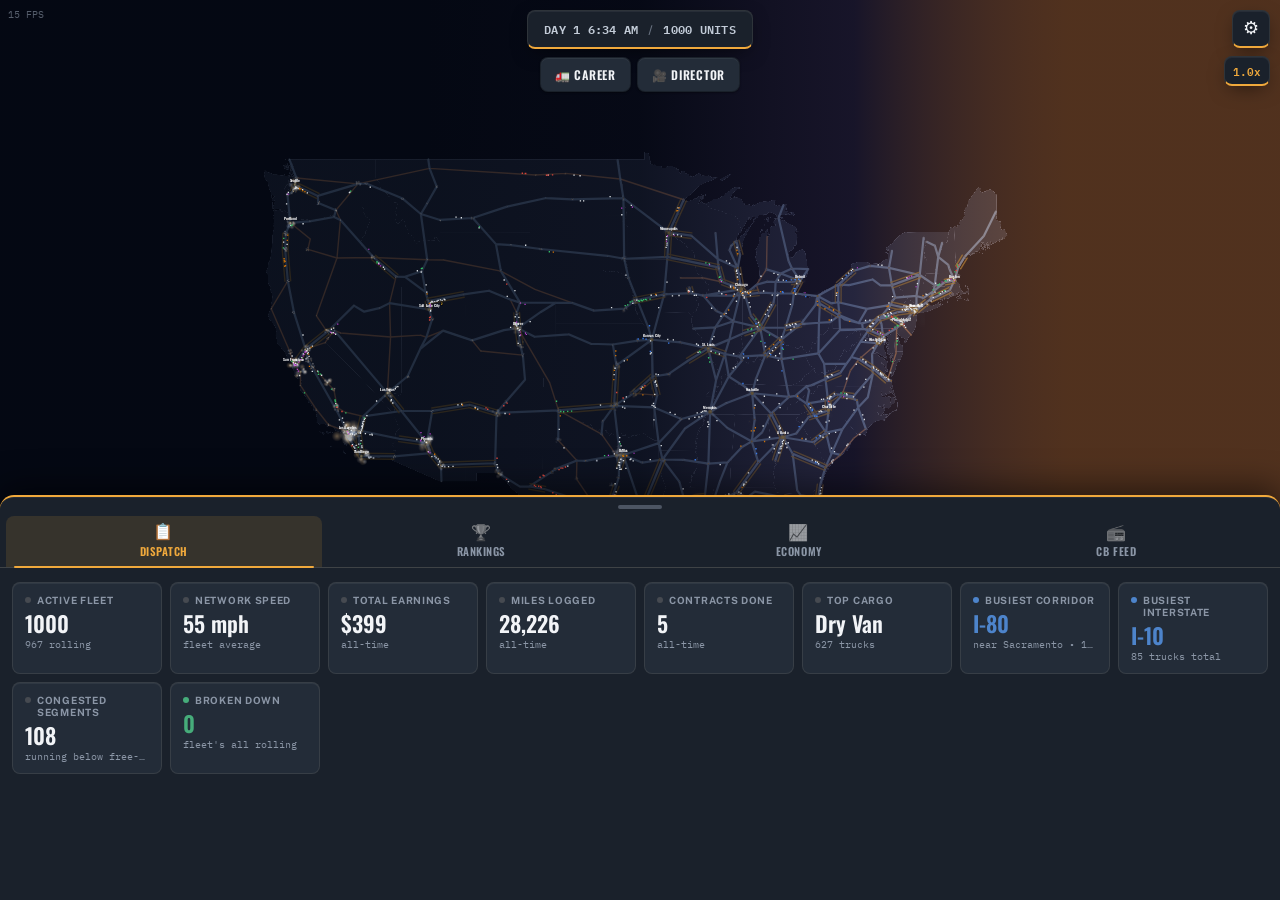
<file: index.html>
<!DOCTYPE html>
<html lang="en">
<head>
<meta charset="UTF-8">
<meta name="viewport" content="width=device-width, initial-scale=1, maximum-scale=1, user-scalable=no, viewport-fit=cover">
<title>Interstate Fleet</title>
<link rel="stylesheet" href="https://fonts.googleapis.com/css2?family=Oswald:wght@500;600;700&family=Public+Sans:wght@400;500;600;700&family=IBM+Plex+Mono:wght@500;600&display=swap">
<link rel="stylesheet" href="style.css">
</head>
<body>
  <canvas id="map"></canvas>

  <div id="hud">
    <div id="top-bar">
      <span id="clock">DAY 1 &nbsp;6:00 AM</span>
      <span class="divider">/</span>
      <span id="fleet-count">0 UNITS</span>
    </div>

    <!-- Read-only status while driving - no controls live here anymore
         (throttle/PULL IN moved into the RIG tab, full-size, where a
         thumb can actually hit them; see career-ui.js's renderRigTab).
         Tapping anywhere on the bar opens RIG - it's a shortcut into the
         cockpit, not a second place to act from up here. Sits directly
         under #top-bar so the two weld into one instrument cluster in
         career mode (see body.career-mode rules in style.css). -->
    <button id="career-status" class="hidden" title="Open your rig">
      <span id="career-status-cash">$0</span>
      <span class="divider">/</span>
      <span id="career-status-fuel" title="Fuel">&#9981; 0%</span>
      <span id="career-status-fatigue" title="Fatigue">&#128564; 0%</span>
      <span id="career-status-hotshot" class="hidden"></span>
      <span id="career-status-heat" class="hidden" title="Police heat">&#128680;</span>
    </button>

    <!-- These three used to stack one-per-row beneath the bar above,
         which in career mode put five separate elements down the middle
         of the screen, right where a followed truck reads best. One
         wrapping row instead. -->
    <div id="hud-actions">
      <!-- Only shown while the career UI view (career tab set + status
           bar) is on screen. Backgrounds that view back to the spectator
           top bar/tabs WITHOUT ending the career - the CAREER pill
           reappears and resumes it. It used to be pinned to the top-left
           corner, where at phone width it sat directly on top of the
           clock/status cluster; it's an action, so it lives with the
           other actions. -->
      <button id="btn-back-to-map" class="pill-btn hidden">&larr; MAP</button>
      <button id="btn-nav-toggle" class="pill-btn hidden">NAV VIEW</button>
      <button id="btn-career" class="pill-btn" style="background:var(--panel-strong);color:var(--ink)">&#128666; CAREER</button>
      <!-- Manual trigger for Director Mode (main.js/director.js) - the
           auto-idle trigger alone would mean sitting untouched for a full
           settings.directorIdleSeconds just to see it once. Hidden during a
           career (director never runs there - see updateCareerHud). -->
      <button id="btn-director" class="pill-btn" style="background:var(--panel-strong);color:var(--ink)" title="Watch the sim">&#127909; DIRECTOR</button>
      <!-- Cockpit/Command toggle - only ever shown while a career is
           active (see updateCareerHud). Cockpit is the default driving
           view; Command zooms the camera out and swaps the sheet to the
           fleet-management tabs (FLEET/BOOKS/WORLD), hiding RIG. -->
      <button id="btn-mode-toggle" class="pill-btn hidden" title="Switch between driving and managing your fleet">&#128665; COMMAND</button>
    </div>
  </div>

  <button id="btn-settings" title="Settings">&#9881;</button>
  <!-- Sim-speed control: used to be a slider sharing the centered #top-bar
       with the clock. Moved to a corner chip (matching #btn-settings'
       pinning) so the top-center of the map - exactly where a followed
       truck reads best - isn't permanently occupied by a control most
       taps never touch. #time-readout/#time-slider keep their ids
       unchanged - main.js's one `input` listener and two `.value` writes
       need no change at all. -->
  <button id="time-readout" title="Simulation speed">1.0&times;</button>
  <div id="speed-popover" class="hidden">
    <div id="speed-presets">
      <button class="chip" data-speed="0">0&times;</button>
      <button class="chip" data-speed="0.5">0.5&times;</button>
      <button class="chip active" data-speed="1">1&times;</button>
      <button class="chip" data-speed="2">2&times;</button>
      <button class="chip" data-speed="4">4&times;</button>
      <button class="chip" data-speed="8">8&times;</button>
    </div>
    <input type="range" id="time-slider" min="0" max="8" step="0.5" value="1" title="Simulation speed">
  </div>
  <div id="fps-counter">60 FPS</div>

  <div id="settings-overlay" class="hidden">
    <div id="settings-panel">
      <div id="settings-title">Simulation Settings</div>

      <div class="settings-row">
        <label for="setting-fleet-size">Fleet Size</label>
        <input type="number" id="setting-fleet-size" min="10" max="10000" step="10" value="1000">
      </div>

      <div class="settings-row">
        <label for="setting-start-time">Start Time</label>
        <select id="setting-start-time">
          <option value="0">12:00 AM</option>
          <option value="21600" selected>6:00 AM</option>
          <option value="43200">12:00 PM</option>
          <option value="64800">6:00 PM</option>
        </select>
      </div>

      <div class="settings-row">
        <label for="setting-default-speed">Default Speed <span id="setting-default-speed-val">1.0&times;</span></label>
        <input type="range" id="setting-default-speed" min="0" max="8" step="0.5" value="1">
      </div>

      <div class="settings-row settings-row-toggle">
        <label for="setting-all-labels">Show All City Labels</label>
        <label class="switch"><input type="checkbox" id="setting-all-labels"><span class="switch-track"></span></label>
      </div>

      <div class="settings-row settings-row-toggle">
        <label for="setting-medians">Show Interstate Medians</label>
        <label class="switch"><input type="checkbox" id="setting-medians" checked><span class="switch-track"></span></label>
      </div>

      <div class="settings-row settings-row-toggle">
        <label for="setting-state-borders">Show State Borders</label>
        <label class="switch"><input type="checkbox" id="setting-state-borders" checked><span class="switch-track"></span></label>
      </div>

      <div class="settings-row settings-row-toggle">
        <label for="setting-day-night">Day / Night Cycle</label>
        <label class="switch"><input type="checkbox" id="setting-day-night" checked><span class="switch-track"></span></label>
      </div>

      <div class="settings-row settings-row-toggle">
        <label for="setting-city-lights">City Lights at Night</label>
        <label class="switch"><input type="checkbox" id="setting-city-lights" checked><span class="switch-track"></span></label>
      </div>

      <div class="settings-row settings-row-toggle">
        <label for="setting-headlights">Truck Headlights at Night</label>
        <label class="switch"><input type="checkbox" id="setting-headlights" checked><span class="switch-track"></span></label>
      </div>

      <div class="settings-row settings-row-toggle">
        <label for="setting-convoy-tethers">Convoy Tethers</label>
        <label class="switch"><input type="checkbox" id="setting-convoy-tethers" checked><span class="switch-track"></span></label>
      </div>

      <div class="settings-row settings-row-toggle">
        <label for="setting-congestion">Show Congestion Heat</label>
        <label class="switch"><input type="checkbox" id="setting-congestion" checked><span class="switch-track"></span></label>
      </div>

      <div class="settings-row settings-row-toggle">
        <label for="setting-cb-radio">CB Radio Chatter</label>
        <label class="switch"><input type="checkbox" id="setting-cb-radio" checked><span class="switch-track"></span></label>
      </div>

      <div class="settings-row settings-row-toggle">
        <label for="setting-weather">Weather Systems</label>
        <label class="switch"><input type="checkbox" id="setting-weather"><span class="switch-track"></span></label>
      </div>

      <div class="settings-row settings-row-toggle">
        <label for="setting-rush-hour">Rush Hour Traffic</label>
        <label class="switch"><input type="checkbox" id="setting-rush-hour" checked><span class="switch-track"></span></label>
      </div>

      <div class="settings-row">
        <label for="setting-director-idle">Director Mode</label>
        <select id="setting-director-idle">
          <option value="0">Off</option>
          <option value="30">After 30s</option>
          <option value="45" selected>After 45s</option>
          <option value="90">After 90s</option>
        </select>
      </div>

      <div id="settings-actions">
        <button id="btn-settings-cancel" class="pill-btn" style="background:var(--panel-strong);color:var(--ink)">Cancel</button>
        <button id="btn-settings-apply" class="pill-btn" style="background:var(--go)">Apply &amp; Restart Sim</button>
      </div>
    </div>
  </div>

  <div id="decision-overlay" class="hidden">
    <div id="decision-title">Junction Ahead &mdash; Choose Your Route</div>
    <div id="decision-options"></div>
    <div id="decision-timer"><div id="decision-timer-fill"></div></div>
  </div>

  <div id="contract-overlay" class="hidden">
    <div id="contract-title">Load Board &mdash; <span id="contract-city"></span></div>
    <div id="contract-options"></div>
    <div id="contract-timer"><div id="contract-timer-fill"></div></div>
  </div>

  <div id="truckstop-overlay" class="hidden">
    <div id="truckstop-header">
      <div>
        <div id="truckstop-city">Truck Stop</div>
        <div id="truckstop-clock"></div>
      </div>
      <button id="btn-truckstop-close" class="pill-btn" style="background:var(--panel-strong);color:var(--ink)">&times; Leave Cab</button>
    </div>
    <div id="truckstop-tabs"></div>
    <div id="truckstop-content"></div>
    <div id="truckstop-footer">
      <div id="truckstop-status"></div>
      <button id="btn-roll-out" class="pill-btn" style="background:var(--go)">ROLL OUT</button>
    </div>
  </div>

  <!-- Company creation wizard - a separate full-screen overlay from the
       truck stop above (reuses its shape via the shared .fullscreen-*
       classes, never the truck-stop element itself). Hidden by default;
       opened only from the "Set Up My Company" choice below on a fresh
       career start. -->
  <div id="wizard-overlay" class="fullscreen-overlay hidden">
    <div class="fullscreen-header">
      <div>
        <div id="wizard-title" class="fullscreen-title">Start Your Company</div>
        <div id="wizard-step-sub" class="fullscreen-sub"></div>
      </div>
      <button id="btn-wizard-close" class="pill-btn" style="background:var(--panel-strong);color:var(--ink)">&times; Cancel</button>
    </div>
    <div id="wizard-tabs" class="fullscreen-tabs"></div>
    <div id="wizard-content" class="fullscreen-content"></div>
    <div id="wizard-footer" class="fullscreen-footer">
      <button id="btn-wizard-back" class="pill-btn" style="background:var(--panel-strong);color:var(--ink)">&larr; Back</button>
      <button id="btn-wizard-next" class="pill-btn" style="background:var(--go)">Next &rarr;</button>
    </div>
  </div>

  <!-- Fresh-career choice: Quick Start (today's one-tap CAREER behavior,
       untouched) vs. the wizard above. Never shown for a saved-career
       reattach, which is unaffected by any of this. -->
  <div id="career-start-choice" class="hidden">
    <div class="csc-title">New Career</div>
    <div class="csc-options">
      <button id="btn-quick-start" class="pill-btn" style="background:var(--go);width:100%;">Quick Start</button>
      <button id="btn-setup-company" class="pill-btn" style="background:var(--panel-strong);color:var(--ink);width:100%;">Set Up My Company</button>
    </div>
  </div>

  <div id="bottom-sheet">
    <div id="sheet-handle"></div>
    <div id="sheet-tabs">
      <!-- Spectator tabs (default): visible unless a career is active.
           Career tabs (RIG/FLEET/BOOKS/WORLD): the reverse. Never both at
           once - see career-ui.js's updateCareerHud, which is also what
           forces a fallback selection if the active tab is the one just
           hidden. Both sets are declared up front (not injected later) so
           el's static-vs-live query concerns never come up. -->
      <!-- Icon over label: four condensed uppercase words competing for a
           400px-wide row was the whole tab bar's legibility problem. The
           glyph is what you actually aim at; the word confirms it. The
           click handler reads .closest(".tab-btn"), so nested spans are
           transparent to it. -->
      <button class="tab-btn active spectator-tab" data-tab="overview"><span class="tab-icon">&#128203;</span><span class="tab-label">Dispatch</span></button>
      <button class="tab-btn spectator-tab" data-tab="rankings"><span class="tab-icon">&#127942;</span><span class="tab-label">Rankings</span></button>
      <button class="tab-btn spectator-tab" data-tab="economy"><span class="tab-icon">&#128200;</span><span class="tab-label">Economy</span></button>
      <button class="tab-btn spectator-tab" data-tab="cb"><span class="tab-icon">&#128251;</span><span class="tab-label">CB Feed</span><span id="cb-unread" class="tab-badge hidden"></span></button>
      <button class="tab-btn career-tab hidden" data-tab="rig"><span class="tab-icon">&#128667;</span><span class="tab-label">Rig</span></button>
      <button class="tab-btn career-tab hidden" data-tab="fleet"><span class="tab-icon">&#128101;</span><span class="tab-label">Fleet</span></button>
      <button class="tab-btn career-tab hidden" data-tab="books"><span class="tab-icon">&#128181;</span><span class="tab-label">Books</span></button>
      <button class="tab-btn career-tab hidden" data-tab="world"><span class="tab-icon">&#127760;</span><span class="tab-label">World</span></button>
    </div>
    <div class="tab-content">
      <div id="tab-overview" class="content-panel active"></div>
      <div id="tab-rankings" class="content-panel"></div>
      <div id="tab-economy" class="content-panel"></div>
      <!-- #cb-feed is cb.js's one persistent feed element - it never gets
           destroyed/rebuilt (cb.js appends messages into it directly and
           tracks its own scroll position). This div is its HOME while
           spectating; career-ui.js's renderWorldTab reparents it into the
           World tab's own slot while a career is active, and moves it
           back here the moment the career ends - see updateCareerHud. -->
      <div id="tab-cb" class="content-panel"><div id="cb-feed"></div></div>
      <div id="tab-rig" class="content-panel"></div>
      <div id="tab-fleet" class="content-panel"></div>
      <div id="tab-books" class="content-panel"></div>
      <div id="tab-world" class="content-panel"></div>
      <!-- Not a tab: tapping a truck or a city slides this over whichever
           tab is open, and the back button (or picking any tab) closes it
           again. Inspecting something is a detour from browsing, not a
           fifth place to browse. -->
      <div id="detail-sheet" class="hidden">
        <div id="detail-bar">
          <button id="detail-back" class="pill-btn">&larr; Back</button>
          <span id="detail-bar-title"></span>
        </div>
        <div id="details-data"></div>
      </div>
    </div>
  </div>

  <div id="daily-digest" class="hidden"></div>
  <div id="payroll-alert" class="hidden"></div>
  <div id="toast" class="hidden"></div>

  <!-- Director Mode (director.js) - own small UI, wholly owned by that
       module (director.js receives these element references via its
       deps, same pattern as career-ui.js owning its DOM rather than
       main.js poking it). The hint/caption/return-chip below deliberately
       carry NO `class="hidden"` - they rest at opacity:0 by CSS default
       (see style.css) and are shown/hidden purely via a `.show` class
       toggle, because this app's global `.hidden` is `display:none
       !important`, which would make a fade impossible no matter what a
       more specific selector said about opacity. -->
  <div id="director-veil"></div>
  <div id="director-hint">&#9679; DIRECTOR &middot; tap anywhere to take over</div>
  <div id="director-caption">
    <div class="dc-eyebrow"></div>
    <div class="dc-line"></div>
  </div>
  <button id="director-return" class="pill-btn">&#8617; Back to your view</button>
  <!-- Transparent, full-screen input shield - the only thing that actually
       receives pointer/wheel/key input while the director owns the camera
       (the map/HUD/sheet underneath are still there, just faded and inert).
       Wiring (pointerdown/wheel/pointermove/keydown -> director.stop) lives
       in main.js, not here - this element is pure markup. -->
  <div id="director-shield" class="hidden"></div>

  <div id="fatal-error" class="hidden"></div>

  <script type="module" src="src/main.js"></script>
</body>
</html>
</file>
<file: style.css>
/* =====================================================================
   Interstate Fleet - visual system

   The subject is American interstate freight, and the interface borrows
   its vocabulary from real highway infrastructure rather than generic
   dashboard chrome: gantry-sign panels, retroreflective sheen on raised
   surfaces, FHWA sign colors used for the jobs they do on the road.

   Sign-color semantics (this is a real system, not decoration):
     --guide   green  - destinations, routing, distances (guide signs)
     --info    blue   - services: fuel, food, lodging (service signs)
     --caution amber  - warnings, work zones, the app's own chrome accent
     --stop    red    - regulatory / hazard
     --go      green  - "this reading is healthy" (status, NOT routing)
   --go and --guide are deliberately different greens: one reports a
   state, the other names a place. Mixing them is how a status bar starts
   looking like a road sign and vice versa.
===================================================================== */

:root {
  /* --- surfaces -----------------------------------------------------
     Four tiers, not two. Everything used to be --panel or --panel-strong
     with the raised state hardcoded as #2a3441 in ten separate rules;
     --panel-lift is that state, named. */
  --asphalt: #0f1318;
  --panel: #1a212b;
  --panel-strong: #232c38;
  --panel-lift: #2d3846;

  /* Hairlines carry a warm bias toward the amber accent rather than a
     neutral white - a pure-white rule over this ground reads blue. */
  --line: rgba(255, 238, 209, 0.09);
  --line-strong: rgba(255, 238, 209, 0.16);

  --ink: #f2f4f7;
  --ink-soft: #c3ccd8;
  --dim: #8b96a6;

  /* --- sign colors --------------------------------------------------- */
  --caution: #f0a93c;
  --caution-ink: #2a1a03;
  --go: #46ac7a;
  --go-ink: #06210f;
  --stop: #e05658;
  --info: #4d84cb;
  --guide: #2e8257;

  /* Tinted washes - an accent at low alpha over the panel, so an active
     state can read as "lit" without a second opaque surface color. */
  --wash-caution: rgba(240, 169, 60, 0.13);
  --wash-go: rgba(70, 172, 122, 0.13);
  --wash-stop: rgba(224, 86, 88, 0.13);
  --wash-info: rgba(77, 132, 203, 0.13);

  /* --- type scale ----------------------------------------------------
     Replaces twelve ad-hoc sizes that sat between 0.6 and 0.82rem. */
  --fs-micro: 0.625rem;
  --fs-tiny: 0.6875rem;
  --fs-sm: 0.75rem;
  --fs-base: 0.8125rem;
  --fs-md: 0.9375rem;
  --fs-lg: 1.125rem;
  --fs-xl: 1.375rem;

  --font-display: "Oswald", "Arial Narrow", sans-serif;
  --font-body: "Public Sans", system-ui, -apple-system, sans-serif;
  --font-mono: "IBM Plex Mono", "SFMono-Regular", ui-monospace, monospace;

  /* --- geometry ------------------------------------------------------ */
  --r-sm: 4px;
  --r-md: 8px;
  --r-lg: 14px;
  --r-pill: 999px;

  /* --- elevation -----------------------------------------------------
     Spent by role, never stamped uniformly: e1 for things resting on the
     sheet, e2 for things floating over the map, e3 for true takeovers.
     --sheen is the retroreflective top edge a raised sign panel catches. */
  --e1: 0 1px 2px rgba(0, 0, 0, 0.35);
  --e2: 0 6px 20px -6px rgba(0, 0, 0, 0.6);
  --e3: 0 20px 52px -14px rgba(0, 0, 0, 0.75);
  --sheen: inset 0 1px 0 rgba(255, 255, 255, 0.055);

  /* --- motion -------------------------------------------------------- */
  --dur-1: 110ms;
  --dur-2: 190ms;
  --dur-3: 300ms;
  --ease: cubic-bezier(0.2, 0.8, 0.2, 1);
  --ease-out: cubic-bezier(0.16, 1, 0.3, 1);

  /* Bottom-sheet geometry, owned by ui.js's drag handler. --sheet-h is
     how tall the sheet is when open; --sheet-visible-h is how much of it
     is actually on screen right now (the same value, or just the peeking
     header once minimized). Everything that floats above the sheet - the
     daily digest, the junction and load-board overlays - anchors to
     --sheet-visible-h so it tracks the sheet as the user drags it. */
  --sheet-h: 45vh;
  --sheet-visible-h: 45vh;

  font-size: 16px;
  color-scheme: dark;
}

* { box-sizing: border-box; -webkit-tap-highlight-color: transparent; }

html, body {
  margin: 0;
  height: 100%;
  overflow: hidden;
  background: var(--asphalt);
  color: var(--ink);
  font-family: var(--font-body);
  touch-action: none;
  user-select: none;
}

/* Keyboard focus was invisible everywhere in this app. One ring, applied
   once, on every focusable thing - and only for keyboard focus, so it
   never fires on a thumb tap. */
:focus-visible {
  outline: 2px solid var(--caution);
  outline-offset: 2px;
  border-radius: var(--r-sm);
}

#map {
  position: fixed;
  inset: 0;
  width: 100%;
  height: 100%;
  display: block;
  background: var(--asphalt);
}

/* =====================================================================
   HUD - the instrument cluster over the map
===================================================================== */

#hud {
  position: fixed;
  inset: 0;
  pointer-events: none;
  z-index: 4;
  display: flex;
  flex-direction: column;
  align-items: center;
  padding: max(10px, env(safe-area-inset-top)) max(10px, env(safe-area-inset-right)) 0 max(10px, env(safe-area-inset-left));
  gap: 8px;
}

/* Reads like an overhead gantry sign: dark panel, a thin amber rule
   underneath instead of a soft shadow, condensed caps, tabular digits. */
#top-bar {
  pointer-events: auto;
  background: var(--panel);
  border: 1px solid var(--line);
  border-bottom: 2px solid var(--caution);
  border-radius: var(--r-md);
  padding: 8px 16px;
  display: flex;
  align-items: center;
  gap: 10px;
  font-family: var(--font-mono);
  font-size: var(--fs-sm);
  font-weight: 600;
  letter-spacing: 0.02em;
  font-variant-numeric: tabular-nums;
  color: var(--ink-soft);
  box-shadow: var(--e2), var(--sheen);
}
.divider { color: var(--dim); font-family: var(--font-display); opacity: 0.7; }

/* The three map-level toggles used to stack vertically under the top bar,
   one pill per row - in career mode that put five separate elements down
   the middle of the screen, directly over the truck you're following.
   They're one wrapping row now; the cluster above them is two rows tall
   instead of four. */
#hud-actions {
  pointer-events: none;
  display: flex;
  flex-wrap: wrap;
  justify-content: center;
  gap: 6px;
  max-width: 96vw;
}

/* --- corner controls: settings / sim speed, top-right ---------------- */
#btn-settings {
  position: fixed;
  top: max(10px, env(safe-area-inset-top));
  right: max(10px, env(safe-area-inset-right));
  z-index: 5;
  width: 38px;
  height: 38px;
  display: flex;
  align-items: center;
  justify-content: center;
  background: var(--panel);
  border: 1px solid var(--line);
  border-bottom: 2px solid var(--caution);
  border-radius: var(--r-md);
  color: var(--ink);
  font-size: 1.15rem;
  line-height: 1;
  cursor: pointer;
  box-shadow: var(--e2), var(--sheen);
  transition: background var(--dur-1) var(--ease), transform var(--dur-1) var(--ease), opacity var(--dur-3) var(--ease);
}
#btn-settings:hover { background: var(--panel-lift); }
#btn-settings:active { transform: scale(0.94); }

/* The chip IS #time-readout (not a label beside a toggle) so main.js's
   existing "1.0x" text write keeps it current with zero extra JS. */
#time-readout {
  position: fixed;
  top: calc(max(10px, env(safe-area-inset-top)) + 46px);
  right: max(10px, env(safe-area-inset-right));
  z-index: 5;
  min-width: 38px;
  height: 30px;
  padding: 0 8px;
  display: flex;
  align-items: center;
  justify-content: center;
  background: var(--panel);
  border: 1px solid var(--line);
  border-bottom: 2px solid var(--caution);
  border-radius: var(--r-md);
  color: var(--caution);
  font-family: var(--font-mono);
  font-size: var(--fs-tiny);
  font-weight: 600;
  font-variant-numeric: tabular-nums;
  cursor: pointer;
  box-shadow: var(--e2), var(--sheen);
  transition: background var(--dur-1) var(--ease), transform var(--dur-1) var(--ease);
}
#time-readout:hover { background: var(--panel-lift); }
#time-readout:active { transform: scale(0.94); }
#speed-popover {
  position: fixed;
  top: calc(max(10px, env(safe-area-inset-top)) + 82px);
  right: max(10px, env(safe-area-inset-right));
  z-index: 5;
  background: var(--panel);
  border: 1px solid var(--line);
  border-bottom: 2px solid var(--caution);
  border-radius: var(--r-md);
  padding: 10px;
  display: flex;
  flex-direction: column;
  gap: 8px;
  align-items: stretch;
  box-shadow: var(--e2), var(--sheen);
  animation: pop-in var(--dur-2) var(--ease-out);
}
@keyframes pop-in {
  from { opacity: 0; transform: translateY(-6px) scale(0.97); }
  to { opacity: 1; transform: none; }
}
#speed-presets { display: flex; gap: 4px; }
#speed-presets .chip { padding: 5px 7px; font-size: var(--fs-micro); }
#speed-popover #time-slider { width: 148px; accent-color: var(--caution); }

#fps-counter {
  position: fixed;
  top: max(8px, env(safe-area-inset-top));
  left: max(8px, env(safe-area-inset-left));
  z-index: 5;
  pointer-events: none;
  font-family: var(--font-mono);
  font-size: var(--fs-micro);
  color: var(--dim);
  opacity: 0.6;
}

/* Lives in #hud-actions with the other map-level toggles. Neutral fill
   with the --go underline that marks every "you're in a career" control. */
#btn-back-to-map {
  background: var(--panel-strong);
  color: var(--ink);
  border-bottom: 2px solid var(--go);
}
#btn-back-to-map:hover { background: var(--panel-lift); }

/* =====================================================================
   Buttons
===================================================================== */

.pill-btn {
  pointer-events: auto;
  background: var(--stop);
  border: 1px solid rgba(0, 0, 0, 0.25);
  border-radius: var(--r-md);
  color: #fff;
  padding: 8px 14px;
  font-family: var(--font-display);
  font-weight: 600;
  font-size: var(--fs-sm);
  letter-spacing: 0.06em;
  text-transform: uppercase;
  cursor: pointer;
  /* A two-word label breaking across lines reads as a broken control -
     "ROLL OUT" in the truck-stop footer was splitting whenever the
     status line beside it wrapped. */
  white-space: nowrap;
  flex-shrink: 0;
  box-shadow: var(--e1), var(--sheen);
  transition: transform var(--dur-1) var(--ease), filter var(--dur-1) var(--ease),
              background var(--dur-1) var(--ease);
}
.pill-btn:hover { filter: brightness(1.12); }
.pill-btn:active { transform: scale(0.96); }
.pill-btn:disabled { opacity: 0.4; cursor: default; filter: none; transform: none; }

#btn-nav-toggle { background: var(--panel-strong); color: var(--ink); }
#btn-nav-toggle.active { background: var(--caution); color: var(--caution-ink); }
#btn-mode-toggle { background: var(--panel-strong); color: var(--ink); }
#btn-mode-toggle.active { background: var(--go); color: var(--go-ink); }
.hidden { display: none !important; }

/* =====================================================================
   Settings modal
===================================================================== */

#settings-overlay {
  position: fixed;
  inset: 0;
  background: rgba(4, 7, 11, 0.62);
  backdrop-filter: blur(3px);
  -webkit-backdrop-filter: blur(3px);
  z-index: 10;
  display: flex;
  align-items: center;
  justify-content: center;
  padding: 20px;
  animation: fade-in var(--dur-2) var(--ease);
}
@keyframes fade-in { from { opacity: 0; } to { opacity: 1; } }
#settings-panel {
  pointer-events: auto;
  width: min(92vw, 420px);
  max-height: 82vh;
  overflow-y: auto;
  background: var(--panel);
  border: 1px solid var(--line);
  border-top: 3px solid var(--caution);
  border-radius: var(--r-lg);
  padding: 18px;
  box-shadow: var(--e3), var(--sheen);
  animation: lift-in var(--dur-3) var(--ease-out);
}
@keyframes lift-in {
  from { opacity: 0; transform: translateY(12px) scale(0.98); }
  to { opacity: 1; transform: none; }
}
#settings-title {
  font-family: var(--font-display);
  font-size: var(--fs-lg);
  font-weight: 600;
  text-transform: uppercase;
  letter-spacing: 0.04em;
  color: var(--ink);
  margin-bottom: 12px;
  padding-bottom: 10px;
  border-bottom: 1px solid var(--line-strong);
}
.settings-row {
  display: flex;
  align-items: center;
  justify-content: space-between;
  gap: 12px;
  padding: 11px 0;
  border-bottom: 1px solid var(--line);
}
.settings-row:last-of-type { border-bottom: none; }
.settings-row label { font-family: var(--font-body); font-size: var(--fs-base); font-weight: 600; color: var(--ink); }
.settings-row input[type="number"],
.settings-row select {
  background: var(--panel-strong);
  border: 1px solid var(--line);
  border-radius: var(--r-sm);
  color: var(--ink);
  font-family: var(--font-mono);
  font-size: var(--fs-base);
  padding: 7px 9px;
  width: 100px;
  transition: border-color var(--dur-1) var(--ease);
}
.settings-row input[type="number"]:focus,
.settings-row select:focus { outline: none; border-color: var(--caution); }
.settings-row input[type="range"] { flex: 1; margin-left: 14px; accent-color: var(--caution); }
#setting-default-speed-val { color: var(--caution); font-family: var(--font-mono); font-weight: 600; }

.switch { position: relative; display: inline-block; width: 42px; height: 24px; flex-shrink: 0; }
.switch input { position: absolute; opacity: 0; width: 100%; height: 100%; margin: 0; cursor: pointer; }
.switch-track {
  position: absolute;
  inset: 0;
  background: var(--panel-strong);
  border: 1px solid var(--line);
  border-radius: var(--r-pill);
  pointer-events: none;
  transition: background var(--dur-2) var(--ease), border-color var(--dur-2) var(--ease);
}
.switch-track::before {
  content: "";
  position: absolute;
  width: 18px;
  height: 18px;
  left: 2px;
  top: 2px;
  background: var(--dim);
  border-radius: 50%;
  transition: transform var(--dur-2) var(--ease), background var(--dur-2) var(--ease);
}
.switch input:checked + .switch-track { background: var(--wash-caution); border-color: var(--caution); }
.switch input:checked + .switch-track::before { transform: translateX(18px); background: var(--caution); }
.switch input:focus-visible + .switch-track { outline: 2px solid var(--caution); outline-offset: 2px; }

#settings-actions { display: flex; gap: 8px; margin-top: 16px; }
#settings-actions .pill-btn { flex: 1; text-align: center; }

/* =====================================================================
   Decision overlay - the junction call.

   A GPS-style slide-in from the top-right rather than a dead-center
   takeover: bullet time (main.js's BULLET_TIME_SCALE) keeps the world
   moving slowly while it's up, so a nav-prompt framing is the honest one.
===================================================================== */

#decision-overlay {
  position: fixed;
  top: calc(max(10px, env(safe-area-inset-top)) + 90px);
  right: max(10px, env(safe-area-inset-right));
  left: auto;
  bottom: auto;
  width: min(88vw, 320px);
  max-height: calc(100vh - 110px);
  overflow-y: auto;
  background: var(--panel);
  border: 1px solid var(--line);
  border-radius: var(--r-lg);
  padding: 14px 12px 12px;
  z-index: 8;
  box-shadow: var(--e3), var(--sheen);
  animation: gps-slide-in var(--dur-3) var(--ease-out);
}
@keyframes gps-slide-in {
  from { transform: translateX(24px); opacity: 0; }
  to { transform: translateX(0); opacity: 1; }
}
#decision-title,
#contract-title,
#career-start-choice .csc-title {
  font-family: var(--font-display);
  font-size: var(--fs-base);
  font-weight: 600;
  color: var(--caution);
  text-align: center;
  text-transform: uppercase;
  letter-spacing: 0.06em;
  margin-bottom: 10px;
}
#decision-options {
  display: grid;
  grid-template-columns: repeat(auto-fit, minmax(120px, 1fr));
  gap: 8px;
}
.decision-btn {
  display: flex;
  flex-direction: column;
  align-items: center;
  gap: 6px;
  background: var(--panel-strong);
  border: 1px solid var(--line);
  border-radius: var(--r-md);
  padding: 10px 6px 8px;
  color: var(--ink);
  cursor: pointer;
  font-family: var(--font-body);
  transition: background var(--dur-1) var(--ease), border-color var(--dur-1) var(--ease),
              transform var(--dur-1) var(--ease);
}
.decision-btn:hover { background: var(--panel-lift); border-color: var(--line-strong); }
.decision-btn:active { transform: scale(0.97); }

.shield {
  position: relative;
  width: 44px;
  height: 40px;
  background: var(--info);
  clip-path: polygon(0 0, 100% 0, 100% 62%, 50% 100%, 0 62%);
  display: flex;
  flex-direction: column;
  align-items: center;
  padding-top: 3px;
}
.shield::before {
  content: "INTERSTATE";
  display: block;
  font-family: var(--font-body);
  font-size: 0.32rem;
  font-weight: 700;
  letter-spacing: 0.02em;
  color: #fff;
  background: var(--stop);
  width: 100%;
  text-align: center;
  padding: 1px 0;
}
.shield .shield-num {
  font-family: var(--font-display);
  font-weight: 700;
  font-size: var(--fs-md);
  color: #fff;
  line-height: 1.5;
}
.shield.hwy { background: var(--panel-strong); clip-path: none; border-radius: var(--r-sm); border: 2px solid var(--ink); }
.shield.hwy::before { content: ""; display: none; }
.shield.hwy .shield-num { color: var(--ink); padding-top: 8px; }

.decision-btn .dcity { font-size: var(--fs-base); font-weight: 700; text-align: center; }
.decision-btn .ddist { font-size: var(--fs-micro); color: var(--dim); font-family: var(--font-mono); }
.decision-btn .datlas { font-size: var(--fs-micro); color: var(--caution); font-family: var(--font-mono); text-align: center; }
/* A genuinely disabled truck somewhere on this option's route (the same
   ground truth cb.js's "wreck ahead" lines read), never a guess. */
.decision-btn .dhazard { font-size: var(--fs-micro); color: var(--stop); font-weight: 700; text-align: center; }
.decision-btn .dkey { font-size: var(--fs-micro); color: var(--caution); font-family: var(--font-mono); }
/* The route number plus its signed direction, e.g. "I-25 E". Green here
   because it names a destination heading - guide-sign duty, not status. */
.decision-btn .droute {
  font-size: var(--fs-sm);
  font-weight: 700;
  font-family: var(--font-mono);
  color: var(--caution);
  letter-spacing: 0.03em;
}
/* The truck's pre-planned next leg, marked so "stay the course" reads as
   the default rather than just happening to be listed first. */
.decision-btn.planned {
  border-color: var(--go);
  background: linear-gradient(var(--wash-go), var(--wash-go)), var(--panel-strong);
}
.decision-btn.planned .dcity { color: var(--go); }

#decision-timer, #contract-timer {
  height: 4px;
  border-radius: var(--r-pill);
  background: rgba(255, 255, 255, 0.08);
  margin-top: 12px;
  overflow: hidden;
}
#decision-timer-fill, #contract-timer-fill {
  height: 100%;
  width: 100%;
  background: var(--caution);
  transform-origin: left;
}

/* =====================================================================
   Load board
===================================================================== */

#contract-overlay {
  position: fixed;
  left: 50%;
  bottom: calc(var(--sheet-visible-h) + 16px);
  transform: translateX(-50%);
  width: min(94vw, 620px);
  background: var(--panel);
  border: 1px solid var(--line);
  border-radius: var(--r-lg);
  padding: 14px 12px 12px;
  z-index: 8;
  box-shadow: var(--e3), var(--sheen);
  animation: rise-in var(--dur-3) var(--ease-out);
}
@keyframes rise-in {
  from { opacity: 0; transform: translateX(-50%) translateY(14px); }
  to { opacity: 1; transform: translateX(-50%) translateY(0); }
}
#contract-city { color: var(--ink); }
#contract-options {
  display: grid;
  grid-template-columns: repeat(auto-fit, minmax(170px, 1fr));
  gap: 8px;
}
/* A load is the one place the cargo-color rail genuinely encodes
   something the eye needs before the words: which commodity this is. */
.contract-btn {
  display: flex;
  flex-direction: column;
  align-items: stretch;
  gap: 5px;
  background: var(--panel-strong);
  border: 1px solid var(--line);
  border-left: 3px solid var(--cargo, var(--line));
  border-radius: var(--r-md);
  padding: 10px 11px 9px;
  color: var(--ink);
  cursor: pointer;
  font-family: var(--font-body);
  text-align: left;
  transition: background var(--dur-1) var(--ease), border-color var(--dur-1) var(--ease),
              transform var(--dur-1) var(--ease);
}
.contract-btn:hover { background: var(--panel-lift); }
.contract-btn:active { transform: scale(0.98); }
.contract-btn .c-cargo { font-size: var(--fs-base); font-weight: 700; line-height: 1.15; }
.contract-btn .c-type {
  font-size: var(--fs-micro); font-family: var(--font-mono); color: var(--cargo, var(--dim));
  text-transform: uppercase; letter-spacing: 0.04em;
}
.contract-btn .c-dest { font-size: var(--fs-sm); color: var(--ink); }
.contract-btn .c-meta {
  display: flex; justify-content: space-between; align-items: baseline;
  font-size: var(--fs-micro); font-family: var(--font-mono); color: var(--dim);
}
.contract-btn .c-pay { color: var(--go); font-weight: 700; font-size: var(--fs-base); }
.contract-btn .c-key { font-size: var(--fs-micro); color: var(--caution); font-family: var(--font-mono); }

/* =====================================================================
   Bottom sheet - the dispatch terminal
===================================================================== */

#bottom-sheet {
  position: fixed;
  left: 0; right: 0; bottom: 0;
  height: var(--sheet-h);
  max-height: var(--sheet-h);
  padding-bottom: env(safe-area-inset-bottom);
  background: var(--panel);
  border-top: 2px solid var(--caution);
  border-radius: var(--r-lg) var(--r-lg) 0 0;
  z-index: 6;
  display: flex;
  flex-direction: column;
  transition: transform var(--dur-3) var(--ease), opacity var(--dur-3) var(--ease);
  box-shadow: 0 -8px 32px rgba(0, 0, 0, 0.5), var(--sheen);
}
#bottom-sheet.minimized { transform: translateY(calc(var(--sheet-h) - 62px)); }

/* Full width and ~19px tall so there's a real touch target, with the
   visible pill drawn as a centered pseudo-element - the bar itself was
   only 4px of hittable area, far too fine to drag with a thumb. */
#sheet-handle {
  position: relative;
  width: 100%;
  height: 19px;
  flex-shrink: 0;
  cursor: ns-resize;
  touch-action: none;
}
#sheet-handle::before {
  content: "";
  position: absolute;
  left: 50%;
  top: 8px;
  transform: translateX(-50%);
  width: 44px;
  height: 4px;
  background: var(--dim);
  opacity: 0.45;
  border-radius: var(--r-pill);
  transition: opacity var(--dur-1) var(--ease), width var(--dur-2) var(--ease);
}
#sheet-handle:hover::before { opacity: 0.75; width: 56px; }
#sheet-handle:active::before { opacity: 1; width: 56px; }

/* --- tab bar --------------------------------------------------------
   Icon over label. Four uppercase condensed words in a 400px-wide row
   were competing for the same few pixels; a glyph is scannable at a
   glance and lets the label sit smaller and quieter beneath it. */
#sheet-tabs {
  display: flex;
  flex-shrink: 0;
  border-bottom: 1px solid var(--line-strong);
  padding: 0 6px;
  gap: 2px;
}
.tab-btn {
  position: relative;
  flex: 1;
  min-width: 0;
  padding: 7px 2px 8px;
  background: none;
  border: none;
  color: var(--dim);
  font-family: var(--font-display);
  font-weight: 600;
  font-size: var(--fs-tiny);
  text-transform: uppercase;
  letter-spacing: 0.05em;
  cursor: pointer;
  display: flex;
  flex-direction: column;
  align-items: center;
  gap: 2px;
  border-radius: var(--r-md) var(--r-md) 0 0;
  transition: color var(--dur-2) var(--ease), background var(--dur-2) var(--ease);
}
.tab-btn .tab-icon {
  font-size: 1rem;
  line-height: 1.1;
  filter: grayscale(1) opacity(0.55);
  transition: filter var(--dur-2) var(--ease), transform var(--dur-2) var(--ease);
}
.tab-btn .tab-label {
  max-width: 100%;
  overflow: hidden;
  text-overflow: ellipsis;
  white-space: nowrap;
}
/* The active underline grows out of the center rather than appearing. */
.tab-btn::after {
  content: "";
  position: absolute;
  left: 8px; right: 8px; bottom: -1px;
  height: 2px;
  background: var(--caution);
  border-radius: var(--r-pill);
  transform: scaleX(0);
  transition: transform var(--dur-2) var(--ease);
}
.tab-btn:hover { color: var(--ink-soft); background: rgba(255, 255, 255, 0.03); }
.tab-btn:hover .tab-icon { filter: grayscale(0.4) opacity(0.85); }
.tab-btn.active { color: var(--caution); background: var(--wash-caution); }
.tab-btn.active .tab-icon { filter: none; transform: translateY(-1px); }
.tab-btn.active::after { transform: scaleX(1); }

.tab-content { flex: 1; min-height: 0; overflow: hidden; position: relative; }
.content-panel { display: none; height: 100%; overflow-y: auto; padding: 14px 12px 18px; }
.content-panel.active { display: block; animation: panel-in var(--dur-2) var(--ease); }
@keyframes panel-in {
  from { opacity: 0; transform: translateY(4px); }
  to { opacity: 1; transform: none; }
}

/* An empty panel used to be one line of grey italic floating in space.
   Given a bounded, dashed plate it reads as "nothing here yet" rather
   than "something failed to load". */
.placeholder-text {
  color: var(--dim);
  text-align: center;
  padding: 26px 16px;
  margin: 8px 0;
  font-size: var(--fs-base);
  border: 1px dashed var(--line-strong);
  border-radius: var(--r-md);
  background: rgba(255, 255, 255, 0.015);
}

/* =====================================================================
   Shared components
===================================================================== */

.section-label {
  font-family: var(--font-display);
  font-size: var(--fs-tiny);
  color: var(--dim);
  text-transform: uppercase;
  letter-spacing: 0.1em;
  margin: 16px 2px 7px;
  display: flex;
  align-items: center;
  gap: 8px;
}
/* A rule that runs out from the label to the right edge - a section break
   you can find while scrolling, without spending a whole divider row. */
.section-label::after {
  content: "";
  flex: 1;
  height: 1px;
  background: var(--line);
}

/* --- metric card ----------------------------------------------------
   No accent rail. Tone belongs on the number the tone is about, plus a
   dot beside the label; a colored edge on every card in a six-card grid
   makes the grid look striped and says nothing. */
.metric-grid { display: grid; grid-template-columns: repeat(auto-fit, minmax(136px, 1fr)); gap: 8px; }
.metric-card {
  /* Untoned is the common case (most cards are just a number), so the
     default tone is the quiet one - a neutral bullet and white digits.
     Color arrives only when .good/.info/.bad says the number means
     something, which is what makes it worth noticing when it does. */
  --tone: var(--line-strong);
  background: var(--panel-strong);
  border: 1px solid var(--line);
  border-radius: var(--r-md);
  padding: 11px 12px 10px;
  cursor: pointer;
  box-shadow: var(--sheen);
  transition: background var(--dur-1) var(--ease), border-color var(--dur-1) var(--ease),
              transform var(--dur-1) var(--ease);
}
.metric-card.good { --tone: var(--go); }
.metric-card.info { --tone: var(--info); }
.metric-card.bad { --tone: var(--stop); }
.metric-card:hover { background: var(--panel-lift); border-color: var(--line-strong); transform: translateY(-1px); }
.metric-card:active { transform: translateY(0) scale(0.99); }
.metric-title {
  display: flex;
  align-items: flex-start;
  gap: 6px;
  font-family: var(--font-body);
  font-size: var(--fs-micro);
  color: var(--dim);
  font-weight: 700;
  text-transform: uppercase;
  letter-spacing: 0.07em;
  margin-bottom: 5px;
}
/* Sits on the first line's baseline rather than centering against the
   block, so a title that wraps to two lines keeps its bullet up top. */
.metric-title::before {
  content: "";
  width: 6px;
  height: 6px;
  margin-top: 3px;
  border-radius: 50%;
  background: var(--tone);
  flex-shrink: 0;
}
.metric-value {
  font-family: var(--font-display);
  font-size: var(--fs-xl);
  font-weight: 600;
  font-variant-numeric: tabular-nums;
  color: var(--ink);
  line-height: 1.1;
}
.metric-card.good .metric-value,
.metric-card.info .metric-value,
.metric-card.bad .metric-value { color: var(--tone); }
.metric-sub {
  font-family: var(--font-mono);
  font-size: var(--fs-micro);
  color: var(--dim);
  white-space: nowrap;
  overflow: hidden;
  text-overflow: ellipsis;
  margin-top: 3px;
}

/* --- chips ----------------------------------------------------------- */
.chip-row {
  display: flex;
  gap: 6px;
  overflow-x: auto;
  padding: 2px 2px 8px;
  margin: 0 -2px 4px;
  scrollbar-width: none;
}
.chip-row::-webkit-scrollbar { display: none; }
.chip {
  flex: 0 0 auto;
  background: var(--panel-strong);
  border: 1px solid var(--line);
  border-radius: var(--r-pill);
  color: var(--dim);
  font-family: var(--font-body);
  font-weight: 700;
  font-size: var(--fs-sm);
  padding: 6px 13px;
  cursor: pointer;
  white-space: nowrap;
  transition: background var(--dur-1) var(--ease), color var(--dur-1) var(--ease),
              border-color var(--dur-1) var(--ease), transform var(--dur-1) var(--ease);
}
.chip:hover { background: var(--panel-lift); color: var(--ink-soft); }
.chip:active { transform: scale(0.95); }
.chip.active { background: var(--caution); border-color: var(--caution); color: var(--caution-ink); }

/* --- list row --------------------------------------------------------
   A roster is a list, not a stack of cards. Twenty trucks each in their
   own filled panel made a fleet look like twenty unrelated objects; a
   flat row with a hairline separator reads as one table you scan down,
   and leaves the filled-surface treatment free to mean "this row is
   special" (your own rig, a selection) instead of meaning nothing. */
.list-row {
  display: flex;
  align-items: center;
  gap: 10px;
  padding: 10px 10px;
  background: transparent;
  border-bottom: 1px solid var(--line);
  border-radius: var(--r-sm);
  cursor: pointer;
  transition: background var(--dur-1) var(--ease);
}
.list-row:last-child { border-bottom: none; }
.list-row:hover { background: var(--panel-strong); }
.list-row:active { background: var(--panel-lift); }
.row-rank {
  font-family: var(--font-mono);
  font-size: var(--fs-sm);
  color: var(--dim);
  min-width: 1.6em;
  font-variant-numeric: tabular-nums;
}
.row-main { font-family: var(--font-body); font-weight: 700; font-size: var(--fs-md); color: var(--ink); }
.row-sub { font-size: var(--fs-sm); color: var(--dim); font-weight: 600; }
.row-value {
  margin-left: auto;
  text-align: right;
  font-family: var(--font-mono);
  font-weight: 600;
  font-size: var(--fs-base);
  color: var(--caution);
  font-variant-numeric: tabular-nums;
  white-space: nowrap;
}
.row-value .row-value-unit { color: var(--dim); font-size: var(--fs-micro); margin-left: 2px; }

/* The FLEET roster's rows are a different animal from the scan-list above
   - multi-line, with trait chips and per-truck buttons inside them - so
   they take the card treatment, and here the left rail IS load-bearing:
   it says whose truck this is (--go your own rig, --info a hired driver)
   across a list where every row is yours in some sense. The rail color
   arrives as --rail from career-ui.js. */
.list-row.roster {
  background: var(--panel-strong);
  border: 1px solid var(--line);
  border-left: 3px solid var(--rail, var(--line-strong));
  border-radius: var(--r-md);
  padding: 11px 12px;
  margin-bottom: 7px;
  box-shadow: var(--sheen);
  /* A roster row carries a name block, a lifetime-earnings column and a
     Drive button; at phone width those do not fit on one line, and
     without wrapping the earnings column ran off the right edge and the
     button crushed to three words tall. Let the button take its own row
     instead. */
  flex-wrap: wrap;
  row-gap: 8px;
}
/* Flex children default to min-width:auto, so the name block refused to
   shrink below its longest status line and pushed everything right of it
   off-screen. */
.list-row.roster > div { min-width: 0; }
.list-row.roster .row-value { flex-shrink: 0; }
.list-row.roster:hover { background: var(--panel-lift); border-color: var(--line-strong); border-left-color: var(--rail, var(--line-strong)); }

/* --- stat bars ------------------------------------------------------- */
.stat-bar-row { margin-bottom: 11px; }
.stat-bar-label {
  display: flex; justify-content: space-between;
  font-family: var(--font-mono);
  font-size: var(--fs-sm); color: var(--dim); font-weight: 600; margin-bottom: 5px;
  font-variant-numeric: tabular-nums;
}
.stat-bar {
  height: 7px;
  background: rgba(255, 255, 255, 0.07);
  border-radius: var(--r-pill);
  overflow: hidden;
}
.stat-bar-fill {
  height: 100%;
  border-radius: var(--r-pill);
  transition: width var(--dur-3) var(--ease);
}
.stat-bar-row.hero { margin-bottom: 15px; }
.stat-bar-row.hero .stat-bar-label { font-size: var(--fs-base); color: var(--ink-soft); }
.stat-bar-row.hero .stat-bar { height: 14px; }

.detail-header { display: flex; align-items: flex-start; justify-content: space-between; gap: 10px; margin-bottom: 10px; }
.detail-title { font-family: var(--font-display); font-size: var(--fs-xl); font-weight: 600; }
.detail-sub { font-size: var(--fs-base); color: var(--dim); }
.archetype-badge {
  font-family: var(--font-display);
  font-size: var(--fs-lg);
  font-weight: 600;
  letter-spacing: 0.02em;
  text-transform: uppercase;
}
.archetype-desc { font-size: var(--fs-base); color: var(--dim); font-style: italic; }

/* =====================================================================
   Economy charts

   Recessive chrome throughout: hairline axes one shade off the surface,
   no gridlines, thin marks. Values and labels wear text tokens rather
   than the series color - the colored mark beside them carries identity.
===================================================================== */

.chart-grid {
  display: grid;
  grid-template-columns: repeat(auto-fit, minmax(200px, 1fr));
  gap: 8px;
}
.chart-card {
  background: var(--panel-strong);
  border: 1px solid var(--line);
  border-radius: var(--r-md);
  padding: 10px 12px 5px;
  box-shadow: var(--sheen);
}
.chart-head {
  display: flex;
  align-items: baseline;
  justify-content: space-between;
  gap: 8px;
  margin-bottom: 2px;
}
.chart-title {
  font-family: var(--font-body);
  font-size: var(--fs-micro);
  color: var(--dim);
  font-weight: 700;
  text-transform: uppercase;
  letter-spacing: 0.07em;
}
.chart-now {
  font-family: var(--font-display);
  font-size: var(--fs-lg);
  font-weight: 600;
  color: var(--ink);
  font-variant-numeric: tabular-nums;
  white-space: nowrap;
}
.spark { display: block; width: 100%; height: 52px; overflow: visible; }
.spark-axis { stroke: var(--line-strong); stroke-width: 1; }
.chart-empty {
  height: 52px;
  display: flex;
  align-items: center;
  color: var(--dim);
  font-size: var(--fs-sm);
  font-style: italic;
}

.cargo-chart { display: flex; flex-direction: column; gap: 2px; }
.cargo-row {
  display: flex;
  align-items: center;
  gap: 8px;
  padding: 6px 8px;
  border-radius: var(--r-sm);
  cursor: pointer;
  background: transparent;
  transition: background var(--dur-1) var(--ease);
}
.cargo-row:hover { background: var(--panel-strong); }
.cargo-row:active { background: var(--panel-lift); }
.cargo-row.spotlit { background: var(--wash-caution); box-shadow: inset 0 0 0 1px var(--caution); }
.cargo-chip { width: 9px; height: 9px; border-radius: 2px; flex-shrink: 0; }
.cargo-name {
  font-family: var(--font-body);
  font-size: var(--fs-sm);
  font-weight: 600;
  color: var(--ink);
  width: 9.6em;
  flex-shrink: 0;
  white-space: nowrap;
  overflow: hidden;
  text-overflow: ellipsis;
}
.cargo-track { flex: 1; height: 9px; background: rgba(255, 255, 255, 0.06); border-radius: 2px; overflow: hidden; }
/* Rounded only on the data end, anchored flat to the baseline. */
.cargo-bar {
  display: block;
  height: 100%;
  background: #b8802a;
  border-radius: 0 4px 4px 0;
  transition: width var(--dur-3) var(--ease);
}
.cargo-val {
  font-family: var(--font-mono);
  font-size: var(--fs-sm);
  font-weight: 600;
  color: var(--dim);
  font-variant-numeric: tabular-nums;
  width: 4.6em;
  text-align: right;
  flex-shrink: 0;
}

/* =====================================================================
   CB radio feed

   Newest at the top, so the thing that just happened is the thing you're
   already looking at. The severity rail here IS load-bearing - it's the
   one place a colored left edge encodes a real three-level scale.
===================================================================== */

#tab-cb { padding: 8px 10px; }
/* #cb-feed is cb.js's actual scroll container (it reads/writes
   feedEl.scrollTop directly to preserve position as messages arrive).
   It's reparented between #tab-cb (spectating) and World's own slot
   (driving), so it needs its own bounded height wherever it lands. */
#cb-feed { max-height: 400px; overflow-y: auto; }
.cb-msg {
  display: flex;
  gap: 8px;
  align-items: baseline;
  padding: 8px 10px;
  margin-bottom: 5px;
  background: var(--panel-strong);
  border-left: 3px solid var(--line-strong);
  border-radius: 0 var(--r-sm) var(--r-sm) 0;
  cursor: pointer;
  transition: background var(--dur-1) var(--ease);
  animation: cb-in var(--dur-2) var(--ease);
}
.cb-msg:hover { background: var(--panel-lift); }
@keyframes cb-in {
  from { opacity: 0; transform: translateY(-6px); }
  to { opacity: 1; transform: none; }
}
.cb-time {
  flex: 0 0 auto;
  font-family: var(--font-mono);
  font-size: var(--fs-micro);
  color: var(--dim);
  font-variant-numeric: tabular-nums;
  padding-top: 1px;
}
.cb-body { flex: 1; min-width: 0; }
.cb-handle {
  font-family: var(--font-mono);
  font-weight: 700;
  font-size: var(--fs-tiny);
  display: block;
}
.cb-text {
  display: block;
  font-size: var(--fs-sm);
  line-height: 1.4;
  color: var(--dim);
}
/* A breakdown or a dry tank - the whole reason the feed is worth
   watching, so it gets the hazard accent and brighter body text. */
.cb-msg.cb-critical { border-left-color: var(--stop); background: linear-gradient(var(--wash-stop), var(--wash-stop)), var(--panel-strong); }
.cb-msg.cb-critical .cb-text { color: var(--ink); }
/* A jam / breakdown-ahead warning - real, but not this truck's own
   emergency, so it sits a step below critical. */
.cb-msg.cb-alert { border-left-color: var(--caution); }
.cb-msg.cb-alert .cb-text { color: var(--ink-soft); }
.cb-empty {
  color: var(--dim);
  font-style: italic;
  text-align: center;
  padding: 22px 8px;
  font-size: var(--fs-base);
}

/* Unread-critical count, so a breakdown still gets noticed from another
   tab. Pinned to the tab's corner now that tabs are two lines tall. */
.tab-badge {
  position: absolute;
  top: 3px;
  right: 50%;
  transform: translateX(18px);
  min-width: 15px;
  padding: 0 4px;
  border-radius: var(--r-pill);
  background: var(--stop);
  color: #fff;
  font-family: var(--font-mono);
  font-size: 0.56rem;
  line-height: 15px;
  text-align: center;
  box-shadow: 0 0 0 2px var(--panel);
}

/* =====================================================================
   Detail sheet - a truck's or a city's page. Deliberately NOT a tab: it
   slides over whatever tab is open and is dismissed with Back, so
   inspecting one unit is a detour rather than a permanent slot in the
   tab bar competing with the four things you actually browse.
===================================================================== */

#detail-sheet {
  position: absolute;
  inset: 0;
  z-index: 2;
  background: var(--panel);
  display: flex;
  flex-direction: column;
  animation: detail-in var(--dur-2) var(--ease-out);
}
@keyframes detail-in {
  from { opacity: 0; transform: translateY(10px); }
  to { opacity: 1; transform: none; }
}
#detail-bar {
  flex-shrink: 0;
  display: flex;
  align-items: center;
  gap: 10px;
  padding: 9px 12px;
  border-bottom: 1px solid var(--line-strong);
}
#detail-back { background: var(--panel-strong); color: var(--ink); padding: 6px 12px; }
#detail-bar-title {
  font-family: var(--font-display);
  font-size: var(--fs-sm);
  letter-spacing: 0.07em;
  text-transform: uppercase;
  color: var(--dim);
}
#details-data { flex: 1; min-height: 0; overflow-y: auto; padding: 14px 12px 18px; }

/* The truck's own last transmission, echoed on its detail page so the
   handle in the feed and the unit you're inspecting are visibly the same
   driver. */
.detail-cb {
  margin: 12px 0 2px;
  padding: 9px 11px;
  background: var(--panel-strong);
  border-left: 3px solid var(--caution);
  border-radius: 0 var(--r-sm) var(--r-sm) 0;
}
.detail-cb-label {
  font-family: var(--font-body);
  font-size: var(--fs-micro);
  font-weight: 700;
  letter-spacing: 0.07em;
  text-transform: uppercase;
  color: var(--dim);
  margin-bottom: 3px;
}
.detail-cb-text { font-size: var(--fs-base); line-height: 1.4; color: var(--ink); font-style: italic; }
.detail-cb-time { font-family: var(--font-mono); font-size: var(--fs-micro); color: var(--dim); }

/* =====================================================================
   Daily digest / payroll - end-of-day dispatch summaries. Corner-
   anchored rather than modal: they report, they don't interrupt, and the
   sim keeps running behind them.
===================================================================== */

#daily-digest, #payroll-alert {
  position: fixed;
  left: max(10px, env(safe-area-inset-left));
  bottom: calc(var(--sheet-visible-h) + 14px);
  z-index: 7;
  width: min(88vw, 292px);
  background: var(--panel);
  border: 1px solid var(--line);
  border-top: 2px solid var(--caution);
  border-radius: var(--r-md);
  padding: 12px 14px;
  box-shadow: var(--e3), var(--sheen);
  cursor: pointer;
  animation: digest-in var(--dur-3) var(--ease-out);
}
#payroll-alert { border-top-color: var(--info); }
@keyframes digest-in {
  from { opacity: 0; transform: translateX(-14px); }
  to { opacity: 1; transform: none; }
}
#daily-digest .digest-title, #payroll-alert .digest-title {
  font-family: var(--font-display);
  font-size: var(--fs-base);
  font-weight: 600;
  letter-spacing: 0.07em;
  text-transform: uppercase;
  color: var(--caution);
  margin-bottom: 8px;
}
#payroll-alert .digest-title { color: var(--info); }
#daily-digest .digest-line, #payroll-alert .digest-line {
  display: flex;
  justify-content: space-between;
  gap: 10px;
  font-size: var(--fs-sm);
  padding: 2px 0;
}
#daily-digest .digest-line span:first-child, #payroll-alert .digest-line span:first-child { color: var(--dim); }
#daily-digest .digest-line span:last-child, #payroll-alert .digest-line span:last-child {
  font-family: var(--font-mono);
  font-weight: 600;
  color: var(--ink);
  font-variant-numeric: tabular-nums;
}
/* Driver superlatives, below a rule so they read as a separate block from
   the operating numbers above. Each is a fixed-width badge column plus a
   two-line body, so both rows' text starts on the same left edge. */
#daily-digest .digest-awards, #payroll-alert .digest-awards {
  margin-top: 8px;
  padding-top: 8px;
  border-top: 1px solid var(--line);
  display: flex;
  flex-direction: column;
  gap: 6px;
}
#daily-digest .digest-award, #payroll-alert .digest-award {
  display: flex;
  align-items: baseline;
  gap: 8px;
  font-size: var(--fs-sm);
}
#daily-digest .digest-badge, #payroll-alert .digest-badge {
  flex: 0 0 0.95rem;
  text-align: center;
  color: var(--caution);
  font-size: var(--fs-base);
  line-height: 1;
}
#payroll-alert .digest-badge { color: var(--info); }
#daily-digest .digest-award-title, #payroll-alert .digest-award-title {
  display: block;
  color: var(--dim);
  font-weight: 700;
  letter-spacing: 0.05em;
  text-transform: uppercase;
  font-size: var(--fs-micro);
}
#daily-digest .digest-award-val, #payroll-alert .digest-award-val {
  display: block;
  color: var(--ink);
  font-variant-numeric: tabular-nums lining-nums;
}
#daily-digest .digest-award-val strong, #payroll-alert .digest-award-val strong { color: var(--ink); }
#daily-digest .digest-star strong, #payroll-alert .digest-star strong { color: var(--ink); }

/* =====================================================================
   Career mode
===================================================================== */

#btn-career.active { background: var(--go); color: #fff; }

/* Read-only instrument strip while driving. No controls live here -
   throttle and PULL IN are full-size in the RIG tab, where a thumb can
   actually hit them; this is glanceable, and doubles as a shortcut into
   the cockpit on tap. */
#career-status {
  pointer-events: auto;
  background: var(--panel);
  border: 1px solid var(--line);
  border-bottom: 2px solid var(--go);
  border-radius: var(--r-md);
  padding: 7px 14px;
  display: flex;
  align-items: center;
  gap: 10px;
  font-family: var(--font-mono);
  font-size: var(--fs-sm);
  font-weight: 600;
  color: var(--ink);
  cursor: pointer;
  max-width: 92vw;
  overflow-x: auto;
  scrollbar-width: none;
  box-shadow: var(--e2), var(--sheen);
  transition: transform var(--dur-1) var(--ease), background var(--dur-1) var(--ease);
}
#career-status::-webkit-scrollbar { display: none; }
#career-status:hover { background: var(--panel-strong); }
#career-status:active { transform: scale(0.98); }
#career-status-hotshot { color: var(--stop); font-weight: 700; }
#career-status-heat { color: var(--stop); font-weight: 700; animation: heat-pulse 1.8s ease-in-out infinite; }
@keyframes heat-pulse {
  0%, 100% { opacity: 1; }
  50% { opacity: 0.45; }
}

/* Career mode-shift: body.career-mode is toggled by career-ui.js's
   updateCareerHud, on/off with profile.active. Driving used to look
   identical to spectating apart from the status strip - the app's own
   chrome stayed amber right beside the strip's green border. This
   spreads the SAME --go accent already established there across the rest
   of the shell rather than introducing a new color.

   It also welds the clock bar and the status strip into one instrument
   cluster: flush edges, shared corners, no gap between them. */
/* Both halves take the same width so the weld reads as one panel with a
   divider, not two centred pills of different sizes stacked on top of
   each other. */
body.career-mode #top-bar {
  border-bottom: 1px solid var(--line);
  border-radius: var(--r-md) var(--r-md) 0 0;
  box-shadow: none;
  padding-bottom: 7px;
  width: min(72vw, 320px);
  justify-content: center;
}
body.career-mode #career-status {
  margin-top: -8px;
  border-top: none;
  border-radius: 0 0 var(--r-md) var(--r-md);
  /* Held clear of the settings gear / speed chip pinned to the right
     corner, which sit a layer above the HUD and would otherwise clip the
     cluster's right edge. */
  width: min(72vw, 320px);
  justify-content: center;
  max-width: none;
}
body.career-mode #truckstop-header { border-bottom-color: var(--go); }
body.career-mode #truckstop-city { color: var(--go); }
body.career-mode .tab-btn.active { color: var(--go); background: var(--wash-go); }
body.career-mode .tab-btn.active::after { background: var(--go); }
body.career-mode #sheet-tabs { border-bottom-color: var(--line-strong); }
body.career-mode #bottom-sheet { border-top-color: var(--go); }

/* =====================================================================
   Truck stop + wizard - full-screen takeovers.

   On a phone, where the bottom sheet already owns ~45% of the screen, a
   multi-vendor menu needs the room; it also reads as "you've arrived
   somewhere" rather than another panel stacked on the map.
===================================================================== */

.fullscreen-overlay {
  position: fixed;
  inset: 0;
  z-index: 11;
  background: var(--asphalt);
  display: flex;
  flex-direction: column;
  animation: detail-in var(--dur-3) var(--ease-out);
}
#truckstop-overlay {
  position: fixed;
  inset: 0;
  z-index: 11;
  /* Translucent + blurred rather than solid: fast-forward (career.js's
     advanceHours, used by Sleep/Wait) keeps ticking drawFrame underneath
     while this is up, so the player watches the day/night cycle and AI
     traffic keep moving behind the vendor menus instead of the world
     visually vanishing while time passes. */
  background: rgba(12, 16, 22, 0.86);
  backdrop-filter: blur(10px);
  -webkit-backdrop-filter: blur(10px);
  display: flex;
  flex-direction: column;
  animation: detail-in var(--dur-3) var(--ease-out);
}
#truckstop-header, .fullscreen-header {
  flex-shrink: 0;
  display: flex;
  align-items: flex-start;
  justify-content: space-between;
  gap: 12px;
  padding: max(14px, env(safe-area-inset-top)) 16px 12px;
  background: var(--panel);
  border-bottom: 2px solid var(--caution);
}
#truckstop-city, .fullscreen-title {
  font-family: var(--font-display);
  font-size: var(--fs-xl);
  font-weight: 600;
  text-transform: uppercase;
  letter-spacing: 0.02em;
  color: var(--caution);
}
#truckstop-clock, .fullscreen-sub {
  font-family: var(--font-mono);
  font-size: var(--fs-sm);
  color: var(--dim);
  margin-top: 3px;
}
#truckstop-tabs, .fullscreen-tabs {
  flex-shrink: 0;
  display: flex;
  overflow-x: auto;
  gap: 2px;
  padding: 8px 10px 0;
  background: var(--panel);
  border-bottom: 1px solid var(--line-strong);
  scrollbar-width: none;
}
#truckstop-tabs::-webkit-scrollbar, .fullscreen-tabs::-webkit-scrollbar { display: none; }
.vendor-tab-btn {
  position: relative;
  flex: 0 0 auto;
  padding: 9px 15px;
  background: none;
  border: none;
  color: var(--dim);
  font-family: var(--font-display);
  font-weight: 600;
  font-size: var(--fs-sm);
  text-transform: uppercase;
  letter-spacing: 0.06em;
  cursor: pointer;
  white-space: nowrap;
  border-radius: var(--r-md) var(--r-md) 0 0;
  transition: color var(--dur-2) var(--ease), background var(--dur-2) var(--ease);
}
.vendor-tab-btn::after {
  content: "";
  position: absolute;
  left: 10px; right: 10px; bottom: -1px;
  height: 2px;
  background: var(--caution);
  border-radius: var(--r-pill);
  transform: scaleX(0);
  transition: transform var(--dur-2) var(--ease);
}
.vendor-tab-btn:hover { color: var(--ink-soft); background: rgba(255, 255, 255, 0.03); }
.vendor-tab-btn.active { color: var(--caution); background: var(--wash-caution); }
.vendor-tab-btn.active::after { transform: scaleX(1); }

#truckstop-content, .fullscreen-content {
  flex: 1;
  min-height: 0;
  overflow-y: auto;
  padding: 16px;
}
#truckstop-footer, .fullscreen-footer {
  flex-shrink: 0;
  display: flex;
  align-items: center;
  justify-content: space-between;
  gap: 12px;
  padding: 10px 16px calc(10px + env(safe-area-inset-bottom));
  background: var(--panel);
  border-top: 1px solid var(--line-strong);
  box-shadow: 0 -6px 20px rgba(0, 0, 0, 0.35);
}
#truckstop-status {
  display: flex;
  flex-wrap: wrap;
  gap: 6px 14px;
  font-family: var(--font-mono);
  font-size: var(--fs-sm);
  font-weight: 600;
}
#truckstop-status .stat-chip { display: flex; align-items: baseline; gap: 4px; }
#truckstop-status .stat-chip .stat-label {
  color: var(--dim);
  font-family: var(--font-body);
  font-weight: 700;
  font-size: var(--fs-micro);
  text-transform: uppercase;
  letter-spacing: 0.05em;
}
#btn-roll-out:disabled { opacity: 0.4; cursor: default; }

/* --- vendor shelf ----------------------------------------------------
   A store shelf and a load board are the same "pick one of several
   priced things" interaction, so they share a shape - but the shelf item
   drops the load board's cargo-color rail (there's no commodity to
   encode) and leads with the price instead, which is the thing the
   player is actually comparing across the grid. */
.vendor-section-title {
  font-family: var(--font-display);
  font-size: var(--fs-base);
  font-weight: 600;
  color: var(--ink);
  text-transform: uppercase;
  letter-spacing: 0.05em;
  margin: 0 0 10px;
}
.vendor-grid {
  display: grid;
  grid-template-columns: repeat(auto-fit, minmax(160px, 1fr));
  gap: 8px;
  margin-bottom: 22px;
}
.vendor-item {
  display: flex;
  flex-direction: column;
  align-items: stretch;
  gap: 5px;
  background: var(--panel-strong);
  border: 1px solid var(--line);
  border-radius: var(--r-md);
  padding: 11px 12px 10px;
  color: var(--ink);
  cursor: pointer;
  font-family: var(--font-body);
  text-align: left;
  box-shadow: var(--sheen);
  transition: background var(--dur-1) var(--ease), border-color var(--dur-1) var(--ease),
              transform var(--dur-1) var(--ease);
}
.vendor-item:hover { background: var(--panel-lift); border-color: var(--line-strong); transform: translateY(-1px); }
.vendor-item:active { transform: translateY(0) scale(0.985); }
.vendor-item:disabled, .vendor-item.disabled {
  opacity: 0.45;
  cursor: default;
  background: var(--panel-strong);
  border-color: var(--line);
  transform: none;
}
.vendor-item .v-name { font-size: var(--fs-base); font-weight: 700; }
.vendor-item .v-desc { font-size: var(--fs-tiny); color: var(--dim); line-height: 1.35; }
.vendor-item .v-meta {
  display: flex; justify-content: space-between; align-items: baseline;
  font-size: var(--fs-sm); font-family: var(--font-mono); margin-top: 3px;
}
.vendor-item .v-price { color: var(--go); font-weight: 700; font-size: var(--fs-base); }
.vendor-item .v-price.expense { color: var(--caution); }

#truckstop-content .chip-row { margin-bottom: 14px; }

/* =====================================================================
   Company logo - a filled circle in the company's chosen color with its
   glyph (or monogram fallback) centered inside. The FLEET header badge
   and the canvas map beacon share the color/glyph/monogram data shape,
   not this markup (render.js can't use DOM).
===================================================================== */

.company-badge {
  flex-shrink: 0;
  border-radius: 50%;
  display: flex;
  align-items: center;
  justify-content: center;
  color: #fff;
  font-weight: 700;
  line-height: 1;
  box-shadow: 0 0 0 1px rgba(0, 0, 0, 0.3), var(--e1);
}
.logo-picker-row { display: flex; align-items: center; gap: 12px; margin-bottom: 8px; }
.logo-picker-groups { display: flex; flex-direction: column; gap: 6px; flex: 1; min-width: 0; }
.logo-swatch-row, .logo-glyph-row { display: flex; gap: 6px; flex-wrap: wrap; }
.logo-swatch {
  width: 28px;
  height: 28px;
  border-radius: 50%;
  border: 2px solid transparent;
  cursor: pointer;
  padding: 0;
  transition: transform var(--dur-1) var(--ease), box-shadow var(--dur-1) var(--ease);
}
.logo-swatch:hover { transform: scale(1.12); }
.logo-swatch.active { border-color: var(--ink); box-shadow: 0 0 0 2px var(--caution); }
.logo-glyph-btn {
  width: 32px;
  height: 32px;
  border-radius: var(--r-sm);
  background: var(--panel-strong);
  border: 1px solid var(--line);
  color: var(--ink);
  font-size: var(--fs-md);
  display: flex;
  align-items: center;
  justify-content: center;
  cursor: pointer;
  padding: 0;
  transition: background var(--dur-1) var(--ease), border-color var(--dur-1) var(--ease),
              transform var(--dur-1) var(--ease);
}
.logo-glyph-btn:hover { background: var(--panel-lift); transform: translateY(-1px); }
.logo-glyph-btn.active { border-color: var(--caution); background: var(--wash-caution); }

/* =====================================================================
   RIG tab - the cockpit

   Throttle is one segmented row and PULL IN a large two-line button,
   both at the top of the tab above everything else; Fuel and Fatigue get
   a "hero" stat-bar variant so the two vitals players actually need are
   never buried among five identical-looking rows.
===================================================================== */

.dash-gauges {
  display: flex;
  gap: 20px;
  justify-content: center;
  padding: 12px 4px 16px;
  margin-bottom: 4px;
  border-bottom: 1px solid var(--line);
}
.dash-gauge { display: flex; align-items: center; gap: 11px; }
.dash-gauge-svg { flex: 0 0 auto; }
.dash-gauge-label { display: flex; flex-direction: column; gap: 1px; }
.dash-gauge-pct {
  font-family: var(--font-display);
  font-size: 1.6rem;
  font-weight: 700;
  line-height: 1.05;
  font-variant-numeric: tabular-nums;
}
.dash-gauge-name {
  font-family: var(--font-body);
  font-size: var(--fs-tiny);
  font-weight: 700;
  color: var(--dim);
  text-transform: uppercase;
  letter-spacing: 0.06em;
}
.dash-gauge-sub { font-family: var(--font-body); font-size: var(--fs-tiny); color: var(--dim); }

/* Condensed wrapping strip of small stat readouts (Hunger/Morale/Heat/
   Health/Condition), reusing statChip()'s markup. */
.vitals-strip {
  display: flex;
  flex-wrap: wrap;
  gap: 9px 16px;
  padding: 10px 2px 4px;
}
.vitals-strip .stat-chip { display: flex; align-items: baseline; gap: 4px; font-family: var(--font-mono); font-size: var(--fs-sm); font-weight: 600; }
.vitals-strip .stat-chip .stat-label {
  color: var(--dim);
  font-family: var(--font-body);
  font-weight: 700;
  font-size: var(--fs-micro);
  text-transform: uppercase;
  letter-spacing: 0.05em;
}

.throttle-row {
  display: flex;
  gap: 3px;
  background: var(--panel-strong);
  border: 1px solid var(--line);
  border-radius: var(--r-md);
  padding: 3px;
  box-shadow: var(--sheen);
}
.throttle-seg {
  flex: 1;
  background: none;
  border: none;
  border-radius: var(--r-sm);
  color: var(--dim);
  font-family: var(--font-display);
  font-weight: 600;
  font-size: var(--fs-base);
  text-transform: uppercase;
  letter-spacing: 0.04em;
  padding: 11px 4px;
  cursor: pointer;
  transition: background var(--dur-2) var(--ease), color var(--dur-2) var(--ease);
}
.throttle-seg:hover { color: var(--ink-soft); background: rgba(255, 255, 255, 0.04); }
.throttle-seg.active {
  background: var(--seg-color, var(--caution));
  color: #0b0e13;
  box-shadow: var(--e1);
}

.pull-in-btn {
  display: flex;
  flex-direction: column;
  align-items: center;
  gap: 2px;
  width: 100%;
  margin-top: 9px;
  margin-bottom: 15px;
  background: var(--go);
  border: none;
  border-radius: var(--r-md);
  padding: 14px;
  color: #fff;
  cursor: pointer;
  font-family: var(--font-display);
  box-shadow: var(--e1), var(--sheen);
  transition: transform var(--dur-1) var(--ease), filter var(--dur-1) var(--ease);
}
.pull-in-btn:hover { filter: brightness(1.1); }
.pull-in-btn:active { transform: scale(0.98); }
.pull-in-btn:disabled {
  opacity: 0.45;
  cursor: default;
  background: var(--panel-strong);
  color: var(--dim);
  filter: none;
  transform: none;
}
.pull-in-btn .pull-in-title {
  font-size: var(--fs-lg);
  font-weight: 700;
  text-transform: uppercase;
  letter-spacing: 0.06em;
}
.pull-in-btn .pull-in-sub { font-size: var(--fs-sm); font-weight: 600; opacity: 0.9; }

/* =====================================================================
   Wizard step content + the city picker shared by the Truck, Home Base
   and First Lane steps (and reused standalone by FLEET's settings).
===================================================================== */

.wizard-text-input {
  width: 100%;
  background: var(--panel-strong);
  border: 1px solid var(--line);
  border-radius: var(--r-md);
  color: var(--ink);
  font-family: var(--font-body);
  font-size: var(--fs-md);
  padding: 12px 13px;
  transition: border-color var(--dur-1) var(--ease), background var(--dur-1) var(--ease);
}
.wizard-text-input::placeholder { color: var(--dim); }
.wizard-text-input:focus { outline: none; border-color: var(--caution); background: var(--panel-lift); }
.city-search-row { display: flex; gap: 8px; margin-bottom: 8px; }
.city-search-row .wizard-text-input { flex: 1; }
.city-list { display: flex; flex-direction: column; gap: 3px; max-height: 46vh; overflow-y: auto; }
.city-row {
  display: flex;
  align-items: center;
  gap: 10px;
  padding: 10px 11px;
  background: transparent;
  border: 1px solid transparent;
  border-radius: var(--r-sm);
  cursor: pointer;
  transition: background var(--dur-1) var(--ease), border-color var(--dur-1) var(--ease);
}
.city-row:hover { background: var(--panel-strong); }
.city-row:active { background: var(--panel-lift); }
/* The one selected row in a long list earns a filled surface and a real
   border - it's the answer to "which did I pick", scanned at a glance. */
.city-row.selected {
  background: var(--wash-caution);
  border-color: var(--caution);
}
.city-row .city-name { font-weight: 700; font-size: var(--fs-md); flex: 1; }
.city-row .city-tier { font-family: var(--font-mono); font-size: var(--fs-micro); color: var(--dim); }
#wizard-footer .pill-btn:disabled { opacity: 0.4; cursor: default; }

/* The "Quick Start vs. Set Up My Company" choice on a fresh career start
   - a two-button decision, so it reuses the small floating-card geometry
   rather than a second full-screen takeover. */
#career-start-choice {
  position: fixed;
  left: 50%;
  bottom: calc(var(--sheet-visible-h) + 16px);
  transform: translateX(-50%);
  width: min(90vw, 360px);
  background: var(--panel);
  border: 1px solid var(--line);
  border-top: 2px solid var(--caution);
  border-radius: var(--r-lg);
  padding: 15px 13px 13px;
  z-index: 8;
  box-shadow: var(--e3), var(--sheen);
  animation: rise-in var(--dur-3) var(--ease-out);
}
#career-start-choice .csc-options { display: flex; flex-direction: column; gap: 8px; }

/* =====================================================================
   Toast + fatal error
===================================================================== */

/* Clears the HUD stack below the action row - at 74px it used to land
   directly on top of the NAV VIEW / COMMAND buttons. */
#toast {
  position: fixed;
  top: 120px;
  left: 50%;
  transform: translateX(-50%);
  background: var(--panel-lift);
  border: 1px solid var(--line-strong);
  border-radius: var(--r-md);
  padding: 9px 17px;
  font-size: var(--fs-base);
  font-weight: 600;
  z-index: 9;
  box-shadow: var(--e3), var(--sheen);
  animation: toast-in var(--dur-3) var(--ease-out);
  max-width: 90vw;
  text-align: center;
}
@keyframes toast-in {
  from { opacity: 0; transform: translateX(-50%) translateY(-10px); }
  to { opacity: 1; transform: translateX(-50%) translateY(0); }
}

#fatal-error {
  position: fixed;
  inset: 0;
  background: #2a0a0a;
  color: #ffdada;
  z-index: 100;
  padding: 20px;
  font-family: var(--font-mono);
  white-space: pre-wrap;
  overflow: auto;
}

/* =====================================================================
   Narrow screens
===================================================================== */

@media (max-width: 480px) {
  #top-bar { font-size: var(--fs-tiny); gap: 7px; padding: 7px 12px; }
  #career-status { font-size: var(--fs-tiny); gap: 8px; padding: 7px 11px; }
  #speed-popover #time-slider { width: 110px; }
  .pill-btn { padding: 7px 11px; font-size: var(--fs-tiny); }
  .tab-btn { font-size: 0.5625rem; letter-spacing: 0.03em; }
  /* Two fixed columns, not auto-fit: at phone width auto-fit packed in a
     third column ~118px wide, which wrapped nearly every title ("Busiest
     Interstate", "Congested Segments") onto two lines and left the grid
     looking ragged. Two columns give the labels room to sit on one. */
  .metric-grid { grid-template-columns: repeat(2, minmax(0, 1fr)); }
  #truckstop-content, .fullscreen-content { padding: 13px; }
}

/* =====================================================================
   Director Mode (director.js) - after enough idle time, an automated
   camera cuts between interesting shots of the live sim: a destination
   pin + caption on a cross-country hop, a caption on every shot, and a
   "back to your view" chip once the viewer wakes it. body.director fades
   the ordinary chrome out from underneath rather than hiding it outright,
   so the map and its traffic stay the entire focus.
===================================================================== */

#btn-director { background: var(--panel-strong); color: var(--ink); }

/* UI fade: everything here goes fully transparent and inert under
   body.director. #btn-settings and #bottom-sheet already declare their
   own `transition` for something else - opacity was APPENDED to those
   two existing declarations (see each one's own rule above), never
   layered on as a second `transition`, which would silently replace the
   first rather than combine with it. The rest get a fresh one here. */
#hud, #time-readout, #speed-popover, #fps-counter, #daily-digest, #payroll-alert,
#toast, #decision-overlay, #contract-overlay {
  transition: opacity var(--dur-3) var(--ease);
}
body.director #hud,
body.director #btn-settings,
body.director #time-readout,
body.director #speed-popover,
body.director #fps-counter,
body.director #bottom-sheet,
body.director #daily-digest,
body.director #payroll-alert,
body.director #toast,
body.director #decision-overlay,
body.director #contract-overlay {
  opacity: 0;
  pointer-events: none;
}

/* The black cut used entering from FOLLOW_NAV (a rotated, tilted view that
   can't be smoothly interpolated toward a flat DIRECTOR one). Opacity is
   driven directly from JS, one value per frame, NOT by a CSS transition -
   the 180ms-in/220ms-out timing is asymmetric and needs the camera snap to
   land exactly on the seam between the two, which is far simpler to get
   right stepping a raw number each frame than fighting a transition's own
   timing from outside it. */
#director-veil {
  position: fixed;
  inset: 0;
  z-index: 35;
  background: #000;
  opacity: 0;
  pointer-events: none;
}

/* Fully transparent - the only thing it does is catch input. Sits above
   the sheet/every overlay/toast (6-9) and the settings/truckstop/wizard
   takeovers (10-11), below only #fatal-error's 100. */
#director-shield {
  position: fixed;
  inset: 0;
  z-index: 40;
  touch-action: none;
  cursor: pointer;
}

/* #director-hint / #director-caption / #director-return deliberately have
   NO `class="hidden"` in index.html - see that markup's own comment. All
   three rest at opacity 0 here and are shown purely via `.show`. */
#director-hint {
  position: fixed;
  top: max(10px, env(safe-area-inset-top));
  left: max(10px, env(safe-area-inset-left));
  z-index: 41;
  background: var(--panel);
  border: 1px solid var(--line);
  border-radius: var(--r-pill);
  padding: 6px 12px;
  font-family: var(--font-display);
  font-size: var(--fs-tiny);
  letter-spacing: 0.06em;
  color: var(--caution);
  box-shadow: var(--e2), var(--sheen);
  opacity: 0;
  pointer-events: none;
  transition: opacity var(--dur-3) var(--ease);
}
#director-hint.show { opacity: 1; }

#director-caption {
  position: fixed;
  left: max(16px, env(safe-area-inset-left));
  bottom: max(16px, env(safe-area-inset-bottom));
  z-index: 41;
  max-width: min(84vw, 420px);
  background: rgba(26, 33, 43, 0.78); /* --panel at ~0.78 alpha, so the map keeps showing faintly through it */
  backdrop-filter: blur(6px);
  -webkit-backdrop-filter: blur(6px);
  border-radius: var(--r-md);
  padding: 10px 14px;
  opacity: 0;
  transform: translateY(6px);
  pointer-events: none;
  transition: opacity var(--dur-3) var(--ease), transform var(--dur-3) var(--ease);
}
#director-caption.show { opacity: 1; transform: none; }
#director-caption .dc-eyebrow {
  font-family: var(--font-display);
  font-size: var(--fs-tiny);
  font-weight: 600;
  letter-spacing: 0.1em;
  text-transform: uppercase;
  color: var(--caution);
  margin-bottom: 2px;
}
#director-caption .dc-line {
  font-family: var(--font-body);
  font-size: var(--fs-base);
  color: var(--ink);
}

#director-return {
  position: fixed;
  left: 50%;
  bottom: calc(var(--sheet-visible-h) + 16px);
  transform: translateX(-50%) translateY(6px);
  z-index: 41;
  background: var(--panel-strong);
  color: var(--ink);
  opacity: 0;
  pointer-events: none;
  transition: opacity var(--dur-3) var(--ease), transform var(--dur-3) var(--ease);
}
#director-return.show { opacity: 1; transform: translateX(-50%); pointer-events: auto; }

/* Honour a system-level request for less motion: keep state changes
   instant rather than animated, but leave the interface otherwise
   identical - nothing here conveys meaning through movement alone. */
@media (prefers-reduced-motion: reduce) {
  *, *::before, *::after {
    animation-duration: 0.001ms !important;
    animation-iteration-count: 1 !important;
    transition-duration: 0.001ms !important;
  }
}
</file>
